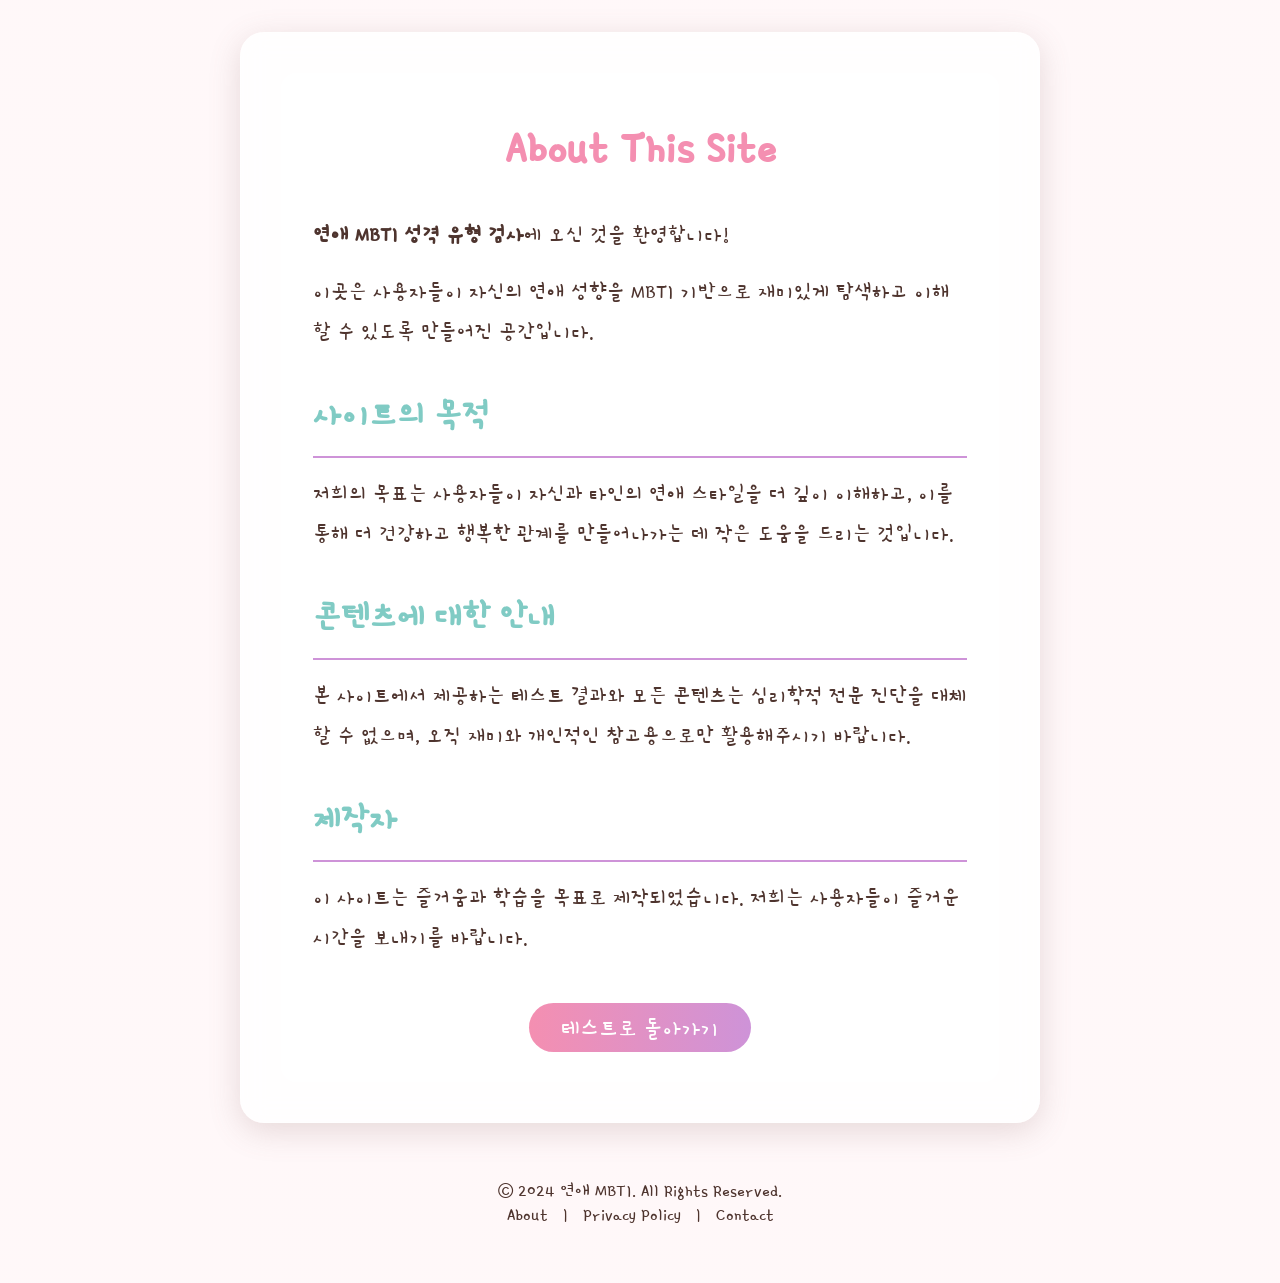
<file: about.html>
<!DOCTYPE html>
<html lang="ko">
<head>
    <meta charset="UTF-8">
    <meta name="viewport" content="width=device-width, initial-scale=1.0">
    <title>About - 연애 MBTI 성격 유형 검사</title>
    <link rel="stylesheet" href="style.css">
    <!-- Google tag (gtag.js) -->
<script async src="https://www.googletagmanager.com/gtag/js?id=G-YK5PZEMB92"></script>
<script>
  window.dataLayer = window.dataLayer || [];
  function gtag(){dataLayer.push(arguments);}
  gtag('js', new Date());

  gtag('config', 'G-YK5PZEMB92');
</script>
</head>
<body>
    <div class="container">
        <div class="page-content">
            <h1>About This Site</h1>
            <p><strong>연애 MBTI 성격 유형 검사</strong>에 오신 것을 환영합니다!</p>
            <p>이곳은 사용자들이 자신의 연애 성향을 MBTI 기반으로 재미있게 탐색하고 이해할 수 있도록 만들어진 공간입니다.</p>
            
            <h2>사이트의 목적</h2>
            <p>저희의 목표는 사용자들이 자신과 타인의 연애 스타일을 더 깊이 이해하고, 이를 통해 더 건강하고 행복한 관계를 만들어나가는 데 작은 도움을 드리는 것입니다.</p>
            
            <h2>콘텐츠에 대한 안내</h2>
            <p>본 사이트에서 제공하는 테스트 결과와 모든 콘텐츠는 심리학적 전문 진단을 대체할 수 없으며, 오직 재미와 개인적인 참고용으로만 활용해주시기 바랍니다.</p>
            
            <h2>제작자</h2>
            <p>이 사이트는 즐거움과 학습을 목표로 제작되었습니다. 저희는 사용자들이 즐거운 시간을 보내기를 바랍니다.</p>
            
            <div class="home-link">
                <a href="/">테스트로 돌아가기</a>
            </div>
        </div>
    </div>
    
    <footer class="footer">
        <p>&copy; 2024 연애 MBTI. All Rights Reserved.</p>
        <nav>
            <a href="/about.html">About</a> | 
            <a href="/privacy.html">Privacy Policy</a> | 
            <a href="/contact.html">Contact</a>
        </nav>
    </footer>
</body>
</html>
</file>
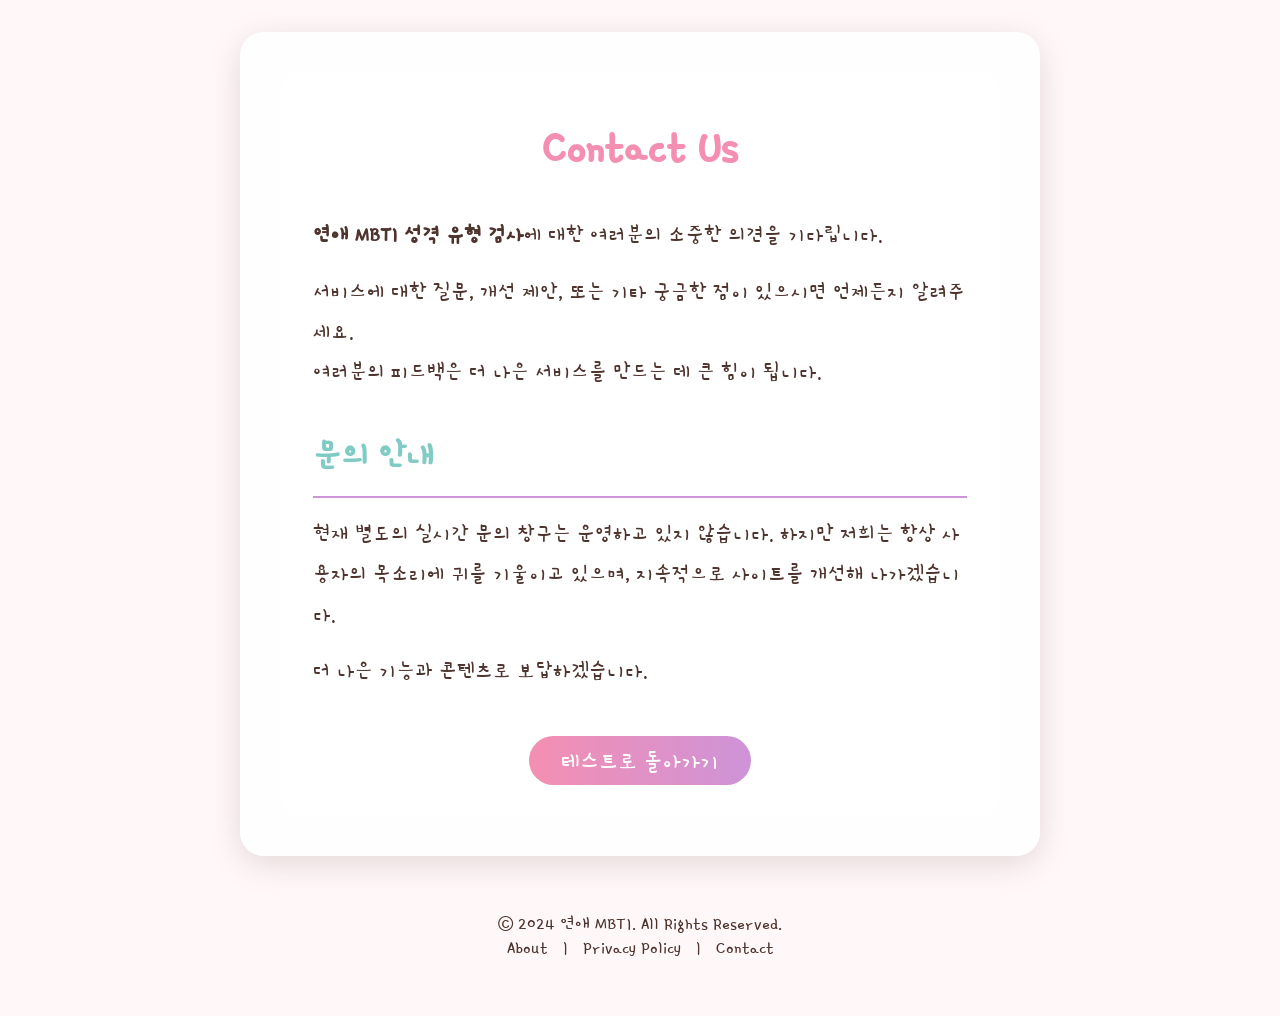
<file: contact.html>
<!DOCTYPE html>
<html lang="ko">
<head>
    <meta charset="UTF-8">
    <meta name="viewport" content="width=device-width, initial-scale=1.0">
    <title>Contact - 연애 MBTI 성격 유형 검사</title>
    <link rel="stylesheet" href="style.css">
    <!-- Google tag (gtag.js) -->
<script async src="https://www.googletagmanager.com/gtag/js?id=G-YK5PZEMB92"></script>
<script>
  window.dataLayer = window.dataLayer || [];
  function gtag(){dataLayer.push(arguments);}
  gtag('js', new Date());

  gtag('config', 'G-YK5PZEMB92');
</script>
</head>
<body>
    <div class="container">
        <div class="page-content">
            <h1>Contact Us</h1>
            <p><strong>연애 MBTI 성격 유형 검사</strong>에 대한 여러분의 소중한 의견을 기다립니다.</p>
            
            <p>서비스에 대한 질문, 개선 제안, 또는 기타 궁금한 점이 있으시면 언제든지 알려주세요.<br>여러분의 피드백은 더 나은 서비스를 만드는 데 큰 힘이 됩니다.</p>

            <h2>문의 안내</h2>
            <p>현재 별도의 실시간 문의 창구는 운영하고 있지 않습니다. 하지만 저희는 항상 사용자의 목소리에 귀를 기울이고 있으며, 지속적으로 사이트를 개선해 나가겠습니다.</p>
            
            <p>더 나은 기능과 콘텐츠로 보답하겠습니다.</p>
            
            <div class="home-link">
                <a href="/">테스트로 돌아가기</a>
            </div>
        </div>
    </div>
    
    <footer class="footer">
        <p>&copy; 2024 연애 MBTI. All Rights Reserved.</p>
        <nav>
            <a href="/about.html">About</a> | 
            <a href="/privacy.html">Privacy Policy</a> | 
            <a href="/contact.html">Contact</a>
        </nav>
    </footer>
</body>
</html>
</file>
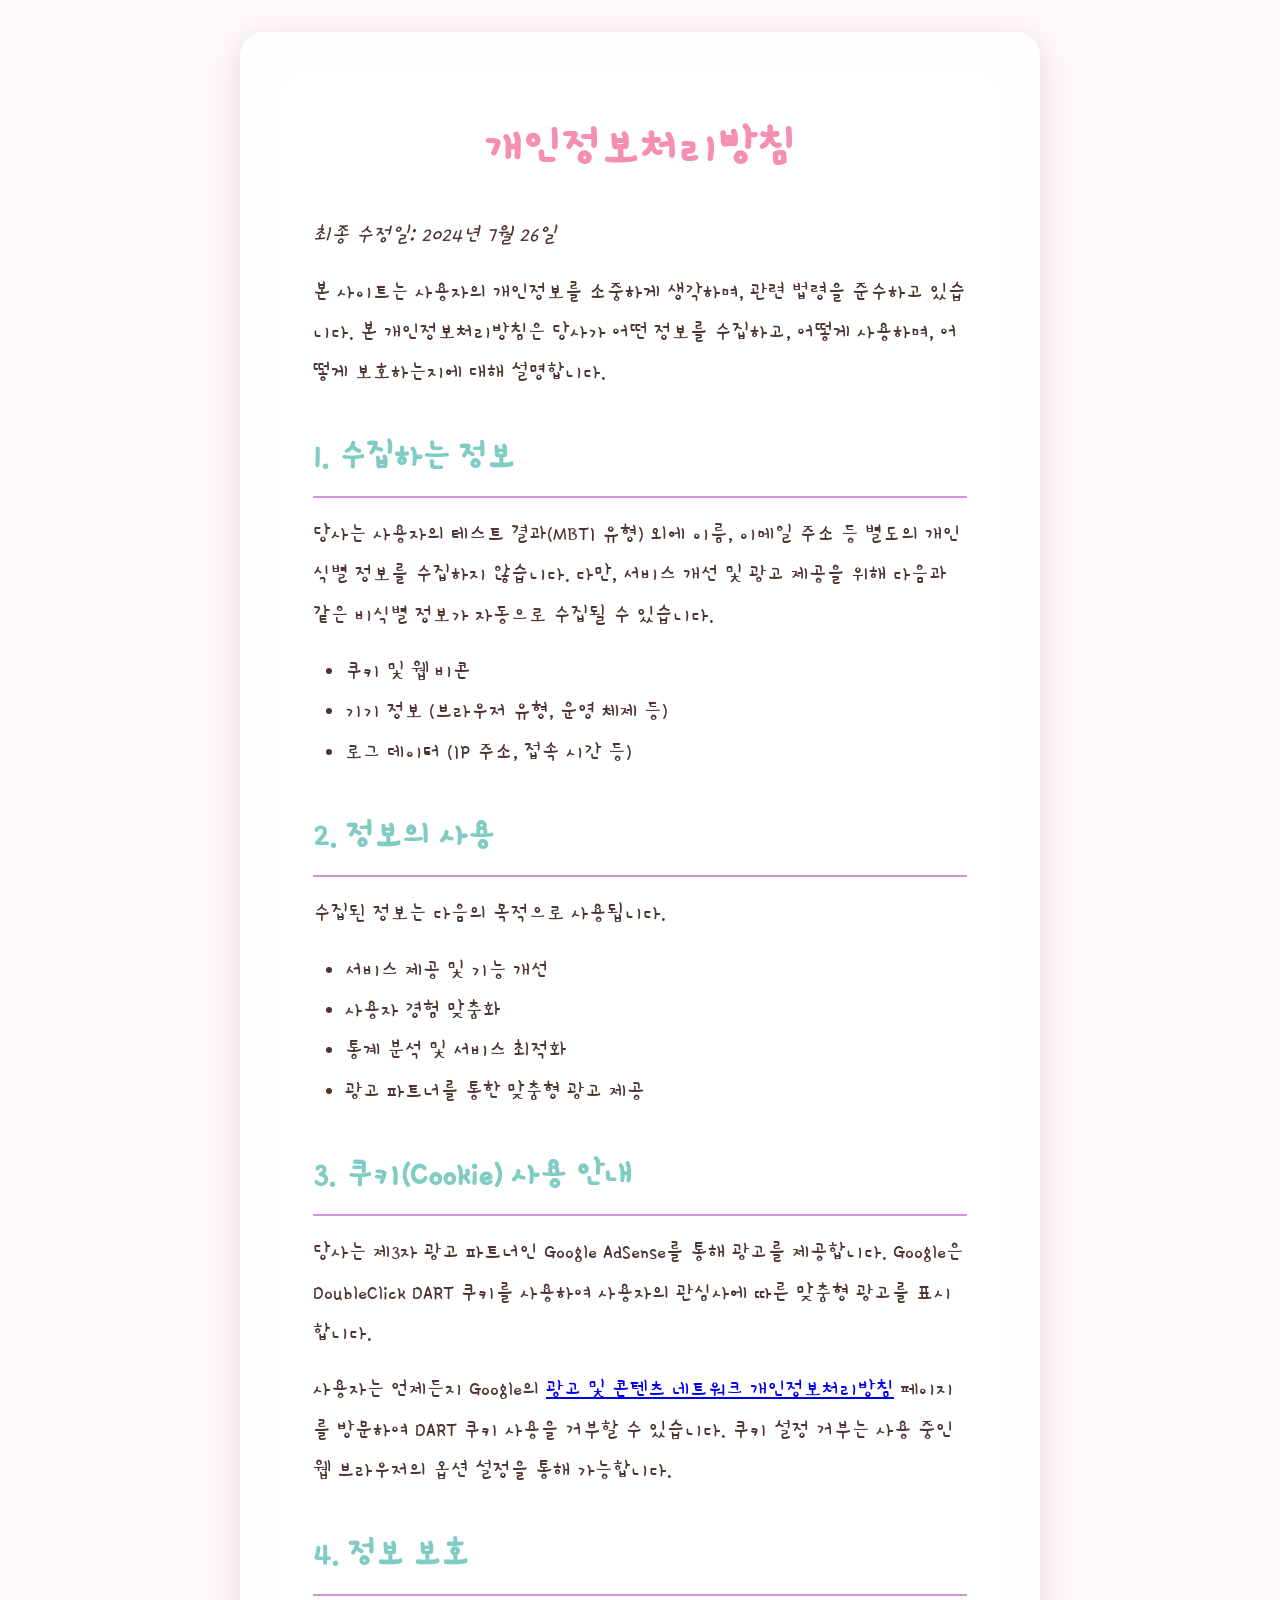
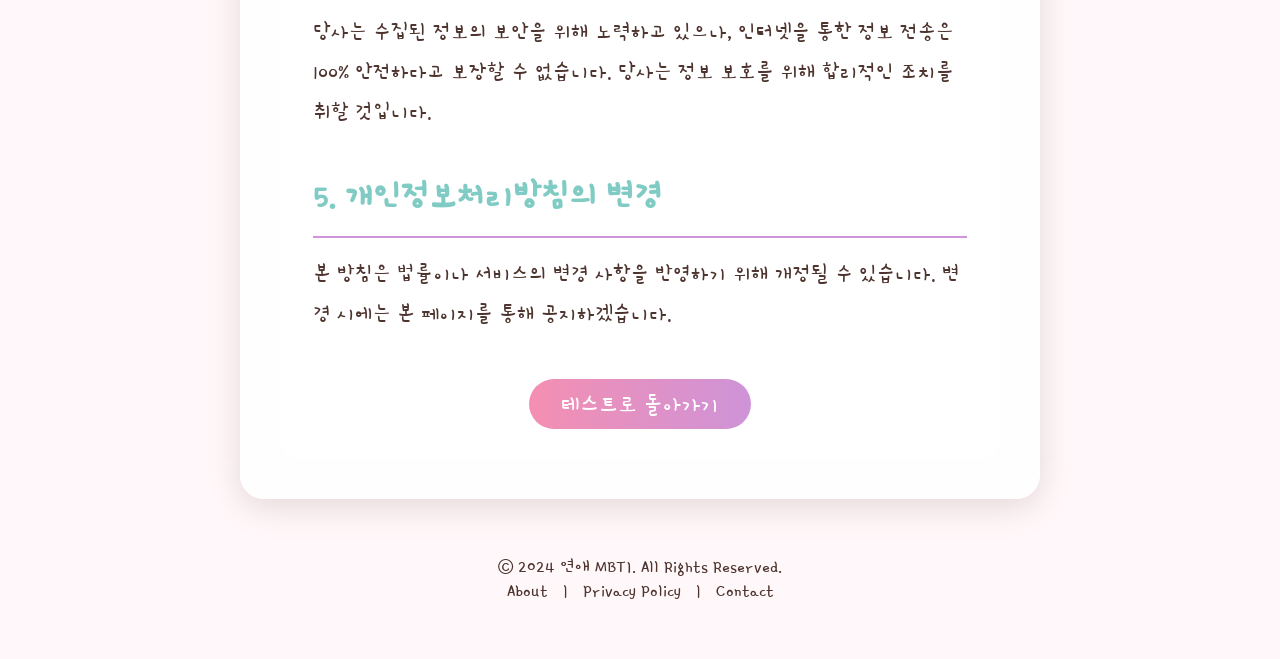
<file: privacy.html>
<!DOCTYPE html>
<html lang="ko">
<head>
    <meta charset="UTF-8">
    <meta name="viewport" content="width=device-width, initial-scale=1.0">
    <title>개인정보처리방침 - 연애 MBTI 성격 유형 검사</title>
    <link rel="stylesheet" href="style.css">
    <!-- Google tag (gtag.js) -->
<script async src="https://www.googletagmanager.com/gtag/js?id=G-YK5PZEMB92"></script>
<script>
  window.dataLayer = window.dataLayer || [];
  function gtag(){dataLayer.push(arguments);}
  gtag('js', new Date());

  gtag('config', 'G-YK5PZEMB92');
</script>
</head>
<body>
    <div class="container">
        <div class="page-content">
            <h1>개인정보처리방침</h1>
            <p><em>최종 수정일: 2024년 7월 26일</em></p>

            <p>본 사이트는 사용자의 개인정보를 소중하게 생각하며, 관련 법령을 준수하고 있습니다. 본 개인정보처리방침은 당사가 어떤 정보를 수집하고, 어떻게 사용하며, 어떻게 보호하는지에 대해 설명합니다.</p>

            <h2>1. 수집하는 정보</h2>
            <p>당사는 사용자의 테스트 결과(MBTI 유형) 외에 이름, 이메일 주소 등 별도의 개인 식별 정보를 수집하지 않습니다. 다만, 서비스 개선 및 광고 제공을 위해 다음과 같은 비식별 정보가 자동으로 수집될 수 있습니다.</p>
            <ul>
                <li>쿠키 및 웹 비콘</li>
                <li>기기 정보 (브라우저 유형, 운영 체제 등)</li>
                <li>로그 데이터 (IP 주소, 접속 시간 등)</li>
            </ul>

            <h2>2. 정보의 사용</h2>
            <p>수집된 정보는 다음의 목적으로 사용됩니다.</p>
            <ul>
                <li>서비스 제공 및 기능 개선</li>
                <li>사용자 경험 맞춤화</li>
                <li>통계 분석 및 서비스 최적화</li>
                <li>광고 파트너를 통한 맞춤형 광고 제공</li>
            </ul>

            <h2>3. 쿠키(Cookie) 사용 안내</h2>
            <p>당사는 제3자 광고 파트너인 Google AdSense를 통해 광고를 제공합니다. Google은 DoubleClick DART 쿠키를 사용하여 사용자의 관심사에 따른 맞춤형 광고를 표시합니다.</p>
            <p>사용자는 언제든지 Google의 <a href="https://policies.google.com/technologies/ads" target="_blank">광고 및 콘텐츠 네트워크 개인정보처리방침</a> 페이지를 방문하여 DART 쿠키 사용을 거부할 수 있습니다. 쿠키 설정 거부는 사용 중인 웹 브라우저의 옵션 설정을 통해 가능합니다.</p>

            <h2>4. 정보 보호</h2>
            <p>당사는 수집된 정보의 보안을 위해 노력하고 있으나, 인터넷을 통한 정보 전송은 100% 안전하다고 보장할 수 없습니다. 당사는 정보 보호를 위해 합리적인 조치를 취할 것입니다.</p>
            
            <h2>5. 개인정보처리방침의 변경</h2>
            <p>본 방침은 법률이나 서비스의 변경 사항을 반영하기 위해 개정될 수 있습니다. 변경 시에는 본 페이지를 통해 공지하겠습니다.</p>

            <div class="home-link">
                <a href="/">테스트로 돌아가기</a>
            </div>
        </div>
    </div>
    
    <footer class="footer">
        <p>&copy; 2024 연애 MBTI. All Rights Reserved.</p>
        <nav>
            <a href="/about.html">About</a> | 
            <a href="/privacy.html">Privacy Policy</a> | 
            <a href="/contact.html">Contact</a>
        </nav>
    </footer>
</body>
</html>
</file>
<file: style.css>
@import url('https://fonts.googleapis.com/css2?family=Gamja+Flower&display=swap');

:root {
    --primary-color: #F48FB1; /* Pink */
    --secondary-color: #80CBC4; /* Mint */
    --accent-color: #CE93D8; /* Lavender */
    --background-color: #FFF8F9;
    --text-color: #4E342E;
    --container-bg: rgba(255, 255, 255, 0.85);
    --card-bg: rgba(255, 255, 255, 0.9);
    --good-match-bg: #C8E6C9; /* Soft Green */
    --bad-match-bg: #FFCDD2; /* Soft Red */
    --font-family: 'Gamja Flower', cursive;
}

* {
    margin: 0;
    padding: 0;
    box-sizing: border-box;
}

body {
    font-family: var(--font-family);
    background-color: var(--background-color);
    color: var(--text-color);
    display: flex;
    flex-direction: column; /* Allow footer to sit below the container */
    justify-content: center;
    align-items: center;
    min-height: 100vh;
    font-size: 1.5rem; /* Increase base font size for the new font */
    background-image: linear-gradient(rgba(255,248,249,0.6), rgba(255,248,249,0.6)), url('https://source.unsplash.com/random/1600x900/?love,romance,illustration');
    background-size: cover;
    background-position: center;
    padding: 2rem 0; /* Add padding to body for spacing */
}

.container {
    background-color: var(--container-bg);
    padding: 2.5rem;
    border-radius: 1.5rem;
    width: 90%;
    max-width: 800px;
    box-shadow: 0 8px 32px 0 rgba(128, 90, 90, 0.2);
    backdrop-filter: blur(12px);
    border: 1px solid rgba(255, 255, 255, 0.18);
    margin-bottom: 2rem; /* Add margin to separate from footer */
}

.screen {
    display: none;
    text-align: center;
}

.screen.active {
    display: block;
}

#start-screen h1 {
    font-size: 4rem;
    margin-bottom: 1rem;
    color: var(--primary-color);
    text-shadow: 2px 2px 4px rgba(0,0,0,0.1);
}

#start-screen p {
    font-size: 1.8rem;
    margin-bottom: 2.5rem;
}

#start-btn, #prev-btn {
    background-image: linear-gradient(to right, var(--primary-color), var(--accent-color));
    color: white;
    border: none;
    font-family: 'Gamja Flower', cursive;
    border-radius: 50px;
    cursor: pointer;
    transition: all 0.3s ease;
    box-shadow: 0 4px 15px rgba(244, 143, 177, 0.4);
}

#start-btn:hover, #prev-btn:hover {
    transform: translateY(-3px);
    box-shadow: 0 8px 25px rgba(244, 143, 177, 0.5);
}

#start-btn {
    padding: 1rem 3rem;
    font-size: 2rem;
}

#prev-btn {
    padding: 0.8rem 2.5rem;
    font-size: 1.6rem;
    margin: 2rem auto 0;
    display: none; /* JS handles visibility */
    width: fit-content;
}

#question-screen h2 {
    font-size: 2.5rem;
    margin-bottom: 2rem;
    color: var(--text-color);
    line-height: 1.5;
}

#answers {
    display: flex;
    flex-direction: column;
    gap: 1rem;
}

.answer-btn {
    background-color: var(--card-bg);
    color: var(--text-color);
    border: 2px solid transparent;
    padding: 1.2rem;
    font-size: 1.6rem;
    font-family: 'Gamja Flower', cursive;
    border-radius: 1rem;
    cursor: pointer;
    transition: all 0.3s ease;
    text-align: center;
    box-shadow: 0 2px 5px rgba(0,0,0,0.05);
}

.answer-btn:hover {
    background-color: white;
    border-color: var(--primary-color);
    transform: scale(1.02);
}

.result-container {
    display: flex;
    flex-direction: column;
    gap: 2.5rem;
}

.result-text {
    flex: 1;
    display: flex;
    flex-direction: column;
    gap: 1.5rem;
}

.result-chart {
    flex: 1;
}

#result-screen h2 {
    font-size: 2rem;
    margin-bottom: 1rem;
    text-align: center;
    color: var(--primary-color);
}

#result {
    font-size: 3.5rem;
    color: var(--accent-color);
    margin-bottom: 1rem;
    font-weight: bold;
}

#result-description {
    font-size: 1.6rem;
    line-height: 1.8;
    text-align: center;
    background-color: var(--card-bg);
    padding: 1.5rem;
    border-radius: 1rem;
}

#good-match, #bad-match {
    padding: 1.5rem;
    border-radius: 1rem;
    font-size: 1.6rem;
    line-height: 1.8;
    text-align: center;
}

#good-match {
    background-color: var(--good-match-bg);
    border-left: 5px solid #81C784;
}

#bad-match {
    background-color: var(--bad-match-bg);
    border-left: 5px solid #E57373;
}

#good-match h3, #bad-match h3 {
    font-size: 1.8rem;
    margin-bottom: 1rem;
    color: var(--text-color);
}

#score-values {
    margin-top: 1.5rem;
    display: flex;
    flex-direction: column;
    gap: 1.2rem;
    font-size: 1.3rem; /* Adjusted for new font */
}

.score-pair {
    display: grid;
    grid-template-columns: auto 1fr auto;
    align-items: center;
    gap: 1rem;
    width: 100%;
}

.trait-label {
    font-weight: bold;
    color: var(--text-color);
}

.percentage-label {
   display: none; /* Hide old percentage text, it's implicit in the bar */
}

.score-pair .trait-label:first-child { text-align: right; }
.score-pair .trait-label:last-child { text-align: left; }

.score-bar-container {
    height: 20px;
    background-color: rgba(0,0,0,0.05);
    border-radius: 20px;
    width: 100%;
    display: flex;
    overflow: hidden;
}

.score-bar {
    height: 100%;
    transition: width 0.5s ease-in-out;
    display: flex;
    align-items: center;
    justify-content: center;
    color: white;
    font-size: 1rem;
}

.e-bar, .s-bar, .t-bar, .j-bar { background-color: var(--primary-color); }
.i-bar, .n-bar, .f-bar, .p-bar { background-color: var(--secondary-color); }

.progress-bar {
    width: 100%;
    background-color: rgba(0,0,0,0.05);
    border-radius: 1rem;
    margin-bottom: 2rem;
    overflow: hidden;
    height: 15px;
}

.progress {
    width: 0%;
    height: 100%;
    background-image: linear-gradient(to right, var(--primary-color), var(--accent-color));
    transition: width 0.3s;
    border-radius: 1rem;
}

#score-chart { display: none; }


/* Footer and Info Page Styles */
.footer {
    text-align: center;
    padding: 1.5rem;
    font-size: 1.2rem; /* Adjusted for new font */
    color: var(--text-color);
    width: 100%;
}

.footer a {
    color: var(--text-color);
    text-decoration: none;
    margin: 0 10px;
    transition: color 0.3s;
}

.footer a:hover {
    color: var(--primary-color);
}

.page-content {
    padding: 2rem;
    background: var(--card-bg);
    border-radius: 1rem;
    text-align: left;
    line-height: 1.8;
}

.page-content h1 {
    font-size: 3rem;
    color: var(--primary-color);
    margin-bottom: 1.5rem;
    text-align: center;
}

.page-content h2 {
    font-size: 2.2rem;
    color: var(--secondary-color);
    margin-top: 2rem;
    margin-bottom: 1rem;
    border-bottom: 2px solid var(--accent-color);
    padding-bottom: 0.5rem;
}

.page-content p, .page-content ul {
    font-size: 1.4rem; /* Adjusted for new font */
    margin-bottom: 1rem;
}

.page-content ul {
    padding-left: 2rem;
}

.home-link {
    text-align: center;
    margin-top: 3rem;
}

.home-link a {
    background-image: linear-gradient(to right, var(--primary-color), var(--accent-color));
    color: white;
    padding: 0.8rem 2rem;
    border-radius: 50px;
    text-decoration: none;
    font-size: 1.5rem; /* Adjusted for new font */
    transition: all 0.3s ease;
}

.home-link a:hover {
    transform: translateY(-2px);
    box-shadow: 0 4px 15px rgba(244, 143, 177, 0.4);
}
</file>
